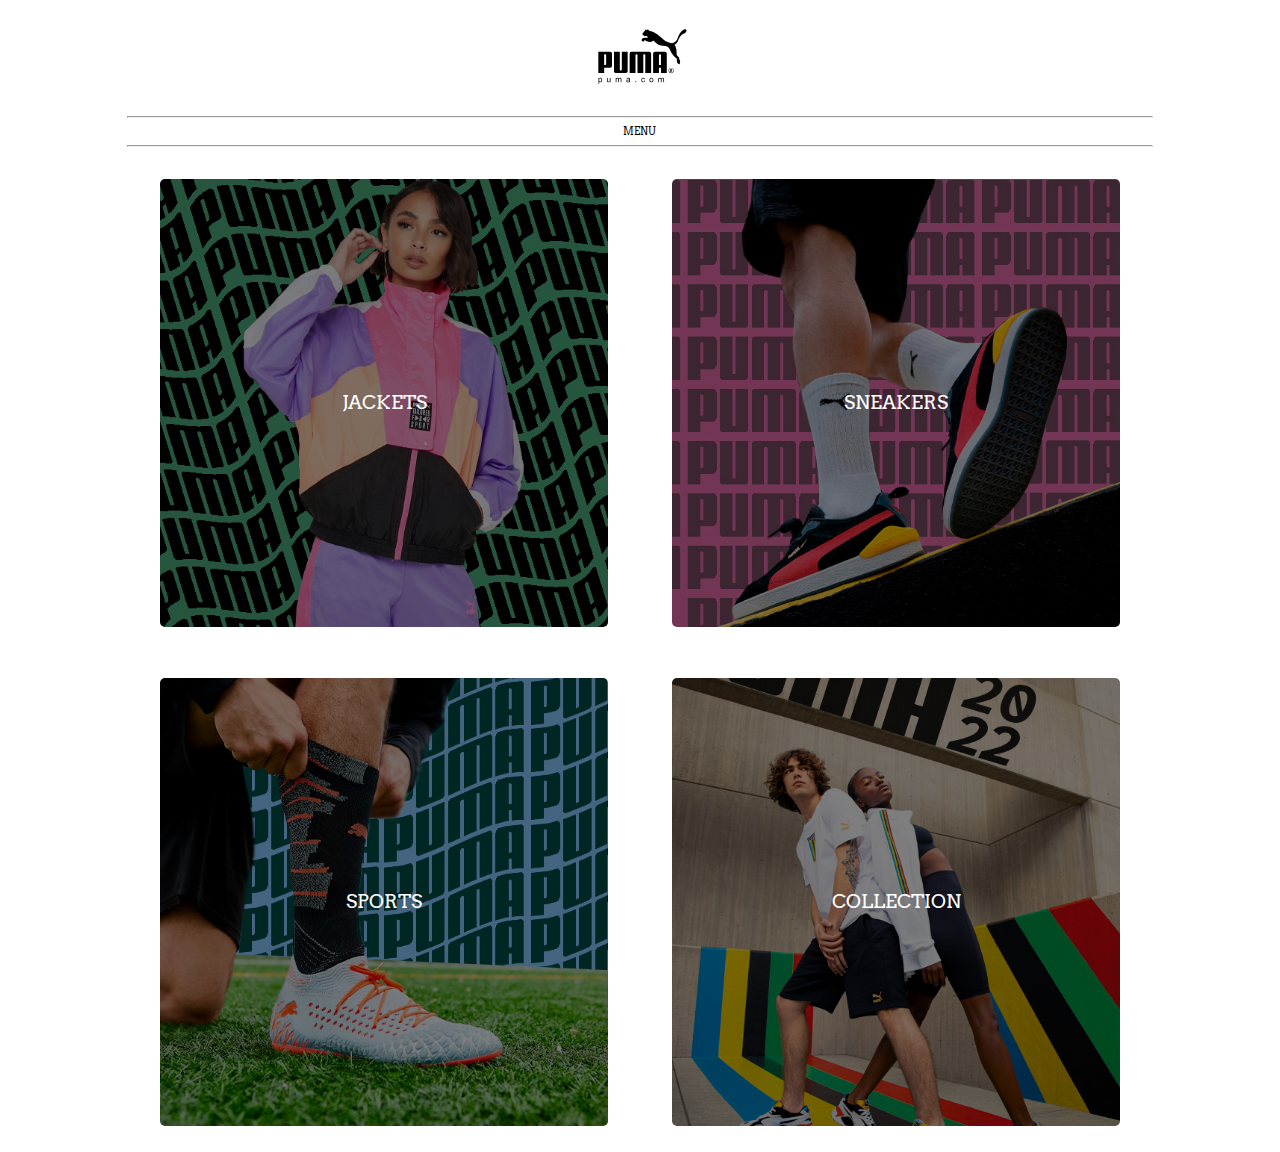
<file: index.html>
<!DOCTYPE html>
<html lang="en">
<head>
    <meta charset="UTF-8">
    <meta http-equiv="X-UA-Compatible" content="IE=edge">
    <meta name="viewport" content="width=device-width, initial-scale=1.0">

    <meta name="description" content="Official Puma Online Shop for the all the US">
    <meta name="keyword" content="buy official page puma sports sportwear streetwear">

<!-- CSS -->
    <link rel="stylesheet" href="./styles/styles.css">

<!-- FONTS-->  
    <link rel="preconnect" href="https://fonts.googleapis.com">
    <link rel="preconnect" href="https://fonts.gstatic.com" crossorigin>
    <link href="https://fonts.googleapis.com/css2?family=Arvo:wght@700&display=swap" rel="stylesheet">
    
<!-- TITLE -->
    <title>PUMA WEAR SHOP</title>
    <link rel="shortcut icon" href="./img/icon-16x16.png" type="image/x-icon">
</head>

<body>
<!-- NAV  -->
    <nav class="nav-container">
        <img class="nav-logo" src="./img/puma.svg" alt="puma-logo">
        <hr>
        <div class="nav-container__display">
            <button id="menu"  class="nav-container__display_btn">MENU</button> 
        </div>
        <hr>
    </nav>

    <aside id="menuDisplay" class="cerrado">
        <ul class="aside-ul">
            <li class="aside-ul__li">
                <a class="aside-ul__li_btn" href="./index.html">Inicio</a>
            </li>
            <li class="aside-ul__li">
                <input class="aside-ul__li_btn" type="text" placeholder="Buscar..">
            </li>
            <li class="aside-ul__li">
                <a class="aside-ul__li_btn" href="./sections/carrito/carrito.html">Carrito</a>
            </li>
            <li class="aside-ul__li">
                <a class="aside-ul__li_btn" href="./sections/questions/questions.html">Preguntas</a>
            </li>
            
        </ul>
    </aside>

<!-- MAIN LAYOUT -->
    <main class="main">
        <article class="article article1">
            <a href="./sections/jackets.html">JACKETS</a>
        </article>
        <article class="article article2">
            <a href="./sections/sneakers.html">SNEAKERS</a>
        </article>
        <article class="article article3">
            <a href="./sections/sports.html">SPORTS</a>
        </article>
        <article class="article article4">
            <a href="./sections/collection.html">COLLECTION</a>
        </article>
    </main>

<!-- JS -->
    <script src="./script/script.js"></script>
</body>
</html>
</file>
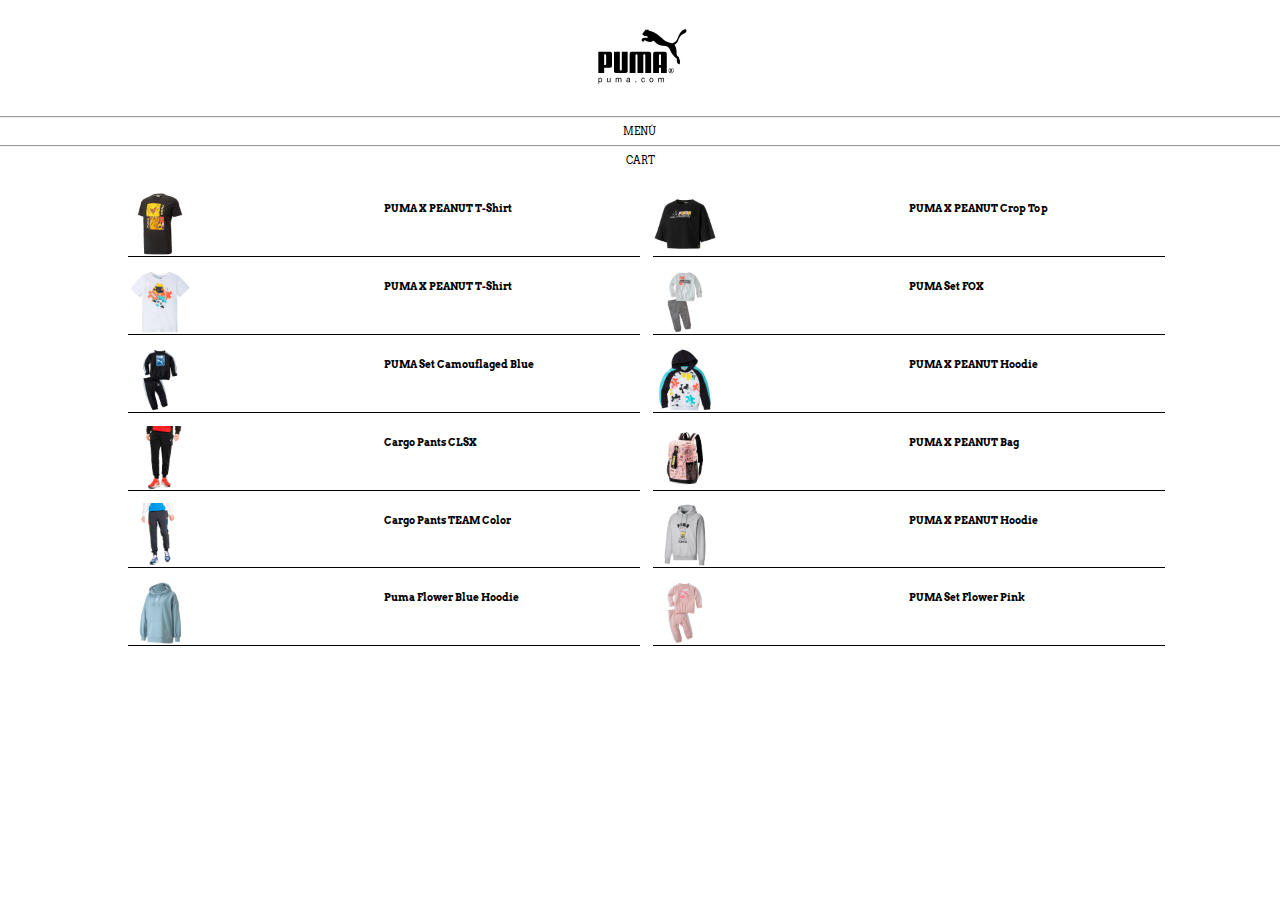
<file: sections/collection.html>
<!DOCTYPE html>
<html lang="en">
<head>
    <meta charset="UTF-8">
    <meta http-equiv="X-UA-Compatible" content="IE=edge">
    <meta name="viewport" content="width=device-width, initial-scale=1.0">

    <meta name="description" content="Check Our Limited Edition Clothing in Official US Puma Store">
    <meta name="keyword" content="buy puma streetwear limited edition special limited edition clothing">
<!-- CSS -->
    <link rel="stylesheet" href="./sections.css">

<!-- FONTS-->  
    <link rel="preconnect" href="https://fonts.googleapis.com">
    <link rel="preconnect" href="https://fonts.gstatic.com" crossorigin>
    <link href="https://fonts.googleapis.com/css2?family=Arvo:wght@700&display=swap" rel="stylesheet">
    
<!-- TITLE -->
    <title>PUMA WEAR | SPECIAL EDITION CLOTHING</title>
    <link rel="shortcut icon" href="../img/icon-16x16.png" type="image/x-icon">

</head>
<body>
<!-- NAV -->
    <nav class="nav-container">
        <img class="nav-logo" src="../img/puma.svg" alt="puma-logo">
        <hr>
        <div class="nav-container__display">
            <button id="menu" class="nav-container__display_btn">MENÚ</button> 
        </div>
        <hr>
    </nav>

    <aside id="menuDisplay" class="cerrado">
        <ul class="aside-ul">
            <li class="aside-ul__li">
                <a class="aside-ul__li_btn" href="../index.html">Home</a>
            </li>
            <li class="aside-ul__li">
                <input class="aside-ul__li_btn" type="text" placeholder="Search..">
            </li>
            <li class="aside-ul__li">
                <a class="aside-ul__li_btn" href="../sections/carrito/carrito.html">Cart</a>
            </li>
            <li class="aside-ul__li">
                <a class="aside-ul__li_btn" href="../sections/questions/questions.html">Questions</a>
            </li>
        </ul>
    </aside>

<!-- GO TO CART-->
<div class="carrito">
    <a id="cart" href="./carrito/carrito.html">CART</a>
</div>

<!-- MAIN LAYOUT -->
    <main class="main main-product-container">
        <div onclick="window.location.href = './products/product.html'" class="main-product">
            <img src="./img/img-product3.png" alt="collect-product-img">
            <h3>PUMA X PEANUT T-Shirt</h3>
        </div>
        <div onclick="window.location.href = './products/product.html'" class="main-product">
            <img src="./img/COLLECTION2.png" alt="collect-product-img">
            <h3>PUMA X PEANUT Crop Top</h3>
        </div>
        <div onclick="window.location.href = './products/product.html'" class="main-product">
            <img src="./img/COLLECTION3.png" alt="collect-product-img">
            <h3>PUMA X PEANUT T-Shirt</h3>
        </div>
        <div onclick="window.location.href = './products/product.html'" class="main-product">
            <img src="./img/COLLECTION4.png" alt="collect-product-img">
            <h3>PUMA Set FOX </h3>
        </div>
        <div onclick="window.location.href = './products/product.html'" class="main-product">
            <img src="./img/COLLECTION5.png" alt="collect-product-img">
            <h3>PUMA Set Camouflaged Blue </h3>
        </div>
        <div onclick="window.location.href = './products/product.html'" class="main-product">
            <img src="./img/COLLECTION6.png" alt="collect-product-img">
            <h3>PUMA X PEANUT Hoodie</h3>
        </div>
        <div onclick="window.location.href = './products/product.html'" class="main-product">
            <img src="./img/COLLECTION7.png" alt="collect-product-img">
            <h3>Cargo Pants CLSX</h3>
        </div>
        <div onclick="window.location.href = './products/product.html'" class="main-product">
            <img src="./img/COLLECTION8.png" alt="collect-product-img">
            <h3>PUMA X PEANUT Bag</h3>
        </div>
        <div onclick="window.location.href = './products/product.html'" class="main-product">
            <img src="./img/COLLECTION9.png" alt="collect-product-img">
            <h3>Cargo Pants TEAM Color</h3>
        </div>
        <div onclick="window.location.href = './products/product.html'" class="main-product">
            <img src="./img/COLLECTION10.png" alt="collect-product-img">
            <h3>PUMA X PEANUT Hoodie</h3>
        </div>
        <div onclick="window.location.href = './products/product.html'" class="main-product">
            <img src="./img/COLLECTION11.png" alt="collect-product-img">
            <h3>Puma Flower Blue Hoodie</h3>
        </div>
        <div onclick="window.location.href = './products/product.html'" class="main-product">
            <img src="./img/COLLECTION12.png" alt="collect-product-img">
            <h3>PUMA Set Flower Pink</h3>
        </div>
    </main>

<!-- JS -->
    <script src="../script/script.js"></script>
</body>
</html>
</file>
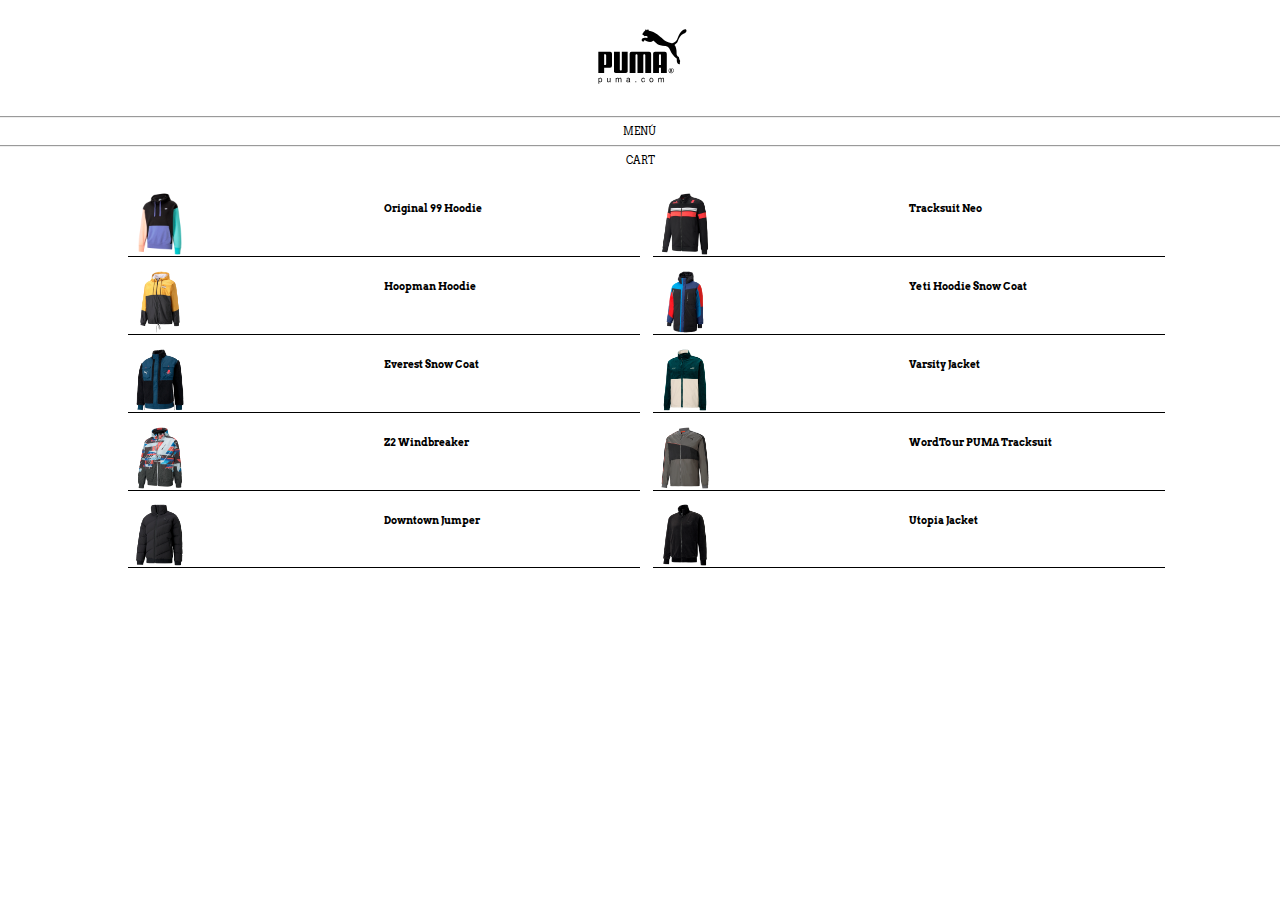
<file: sections/jackets.html>
<!DOCTYPE html>
<html lang="en">
<head>
    <meta charset="UTF-8">
    <meta http-equiv="X-UA-Compatible" content="IE=edge">
    <meta name="viewport" content="width=device-width, initial-scale=1.0">

    <meta name="description" content="Check Our Jackets in Official US Puma Store">
    <meta name="keyword" content="buy puma streetwear jackets clothing hoodies ">
<!-- CSS -->
    <link rel="stylesheet" href="./sections.css">

<!-- FONTS-->  
    <link rel="preconnect" href="https://fonts.googleapis.com">
    <link rel="preconnect" href="https://fonts.gstatic.com" crossorigin>
    <link href="https://fonts.googleapis.com/css2?family=Arvo:wght@700&display=swap" rel="stylesheet">
    
<!-- TITLE -->
    <title>PUMA WEAR | JACKETS</title>
    <link rel="shortcut icon" href="../img/icon-16x16.png" type="image/x-icon">

</head>
<body>
<!-- NAV -->
    <nav class="nav-container">
        <img class="nav-logo" src="../img/puma.svg" alt="puma-logo">
        <hr>
        <div class="nav-container__display">
            <button id="menu" class="nav-container__display_btn">MENÚ</button> 
        </div>
        <hr>
    </nav>

    <aside id="menuDisplay" class="cerrado">
        <ul class="aside-ul">
            <li class="aside-ul__li">
                <a class="aside-ul__li_btn" href="../index.html">Home</a>
            </li>
            <li class="aside-ul__li">
                <input class="aside-ul__li_btn" type="text" placeholder="Search..">
            </li>
            <li class="aside-ul__li">
                <a class="aside-ul__li_btn" href="../sections/carrito/carrito.html">Cart</a>
            </li>
            <li class="aside-ul__li">
                <a class="aside-ul__li_btn" href="../sections/questions/questions.html">Questions</a>
            </li>
        </ul>
    </aside>
<!-- GO TO CART -->
<div class="carrito">
    <a id="cart" href="./carrito/carrito.html">CART</a>
</div>

<!-- MAIN LAYOUT -->
    <main class="main main-product-container">
        <div onclick="window.location.href = './products/product.html'" class="main-product">
            <img src="./img/img-product.png" alt="jacket-product-img">
            <h3>Original 99 Hoodie</h3>
        </div>
        <div onclick="window.location.href = './products/product.html'" class="main-product">
            <img src="./img/JACKET2.png" alt="jacket-product-img">
            <h3>Tracksuit Neo</h3>
        </div>
        <div onclick="window.location.href = './products/product.html'" class="main-product">
            <img src="./img/JACKET3.png" alt="jacket-product-img">
            <h3>Hoopman Hoodie</h3>
        </div>
        <div onclick="window.location.href = './products/product.html'"  class="main-product">
            <img src="./img/JACKET4.png" alt="jacket-product-img">
            <h3>Yeti Hoodie Snow Coat</h3>
        </div>
        <div onclick="window.location.href = './products/product.html'" class="main-product">
            <img src="./img/JACKET5.png" alt="jacket-product-img">
            <h3>Everest Snow Coat</h3>
        </div>
        <div onclick="window.location.href = './products/product.html'" class="main-product">
            <img src="./img/JACKET6.png" alt="jacket-product-img">
            <h3>Varsity Jacket</h3>
        </div>
        <div onclick="window.location.href = './products/product.html'" class="main-product">
            <img src="./img/JACKET7.png" alt="jacket-product-img">
            <h3>Z2 Windbreaker</h3>
        </div>
        <div onclick="window.location.href = './products/product.html'" class="main-product">
            <img src="./img/JACKET8.png" alt="jacket-product-img">
            <h3>WordTour PUMA Tracksuit</h3>
        </div>
        <div onclick="window.location.href = './products/product.html'" class="main-product">
            <img src="./img/JACKET9.png" alt="jacket-product-img">
            <h3>Downtown Jumper</h3>
        </div>
        <div onclick="window.location.href = './products/product.html'" class="main-product">
            <img src="./img/JACKET10.png" alt="jacket-product-img">
            <h3>Utopia Jacket</h3>
        </div>
        
    </main>

<!-- JS -->
    <script src="../script/script.js"></script>
</body>
</html>
</file>
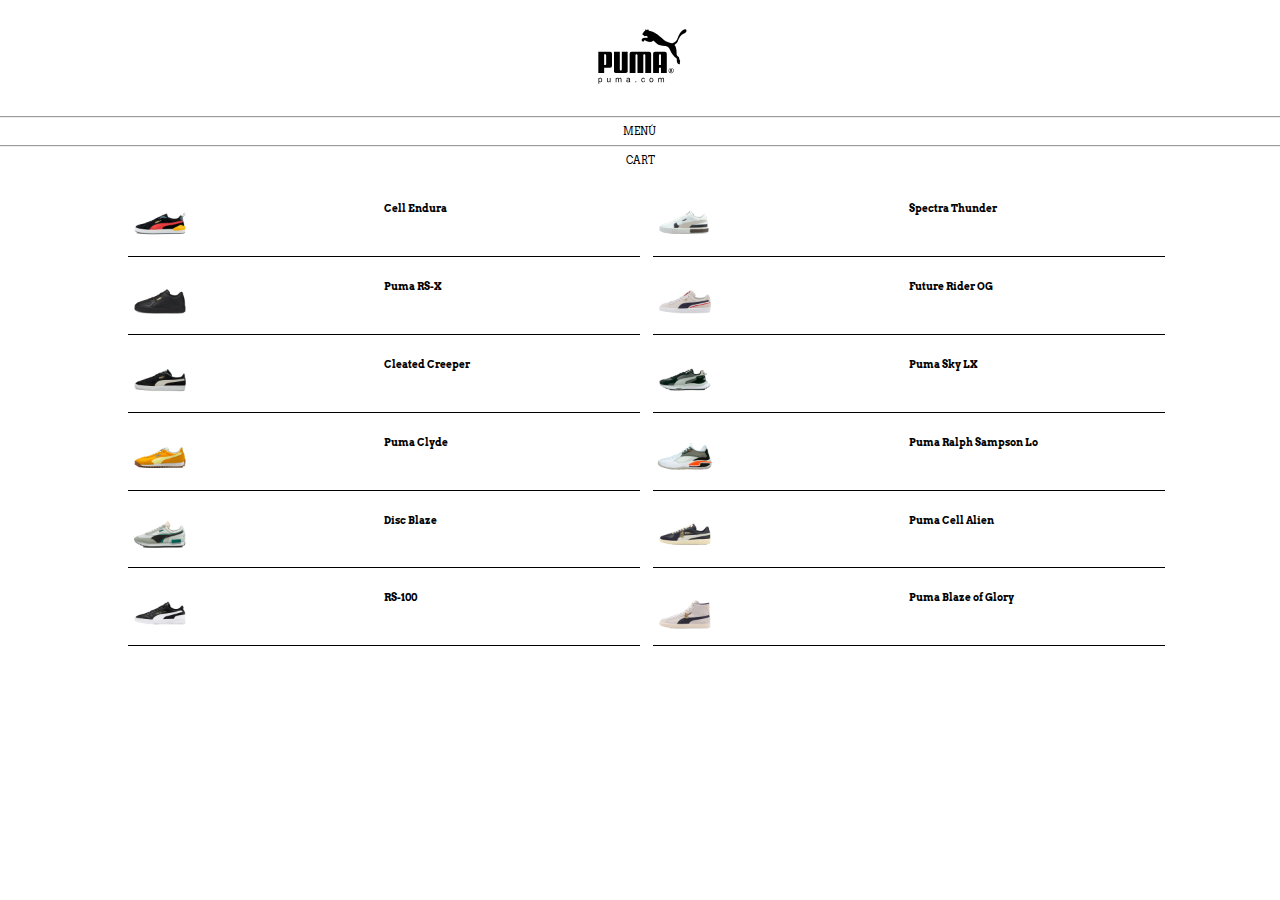
<file: sections/sneakers.html>
<!DOCTYPE html>
<html lang="en">
<head>
    <meta charset="UTF-8">
    <meta http-equiv="X-UA-Compatible" content="IE=edge">
    <meta name="viewport" content="width=device-width, initial-scale=1.0">

    <meta name="description" content="Check Our Seakers and Shoes in Official US Puma Store">
    <meta name="keyword" content="buy puma streetwear sneakers clothing shoes">
<!-- CSS -->
    <link rel="stylesheet" href="./sections.css">

<!-- FONTS-->  
    <link rel="preconnect" href="https://fonts.googleapis.com">
    <link rel="preconnect" href="https://fonts.gstatic.com" crossorigin>
    <link href="https://fonts.googleapis.com/css2?family=Arvo:wght@700&display=swap" rel="stylesheet">
    
<!-- TITLE -->
    <title>PUMA WEAR | SNEAKERS & SHOES</title>
    <link rel="shortcut icon" href="../img/icon-16x16.png" type="image/x-icon">

</head>
<body>
<!-- NAV -->
    <nav class="nav-container">
        <img class="nav-logo" src="../img/puma.svg" alt="puma-logo">
        <hr>
        <div class="nav-container__display">
            <button id="menu"  class="nav-container__display_btn">MENÚ</button> 
        </div>
        <hr>
    </nav>

    <aside id="menuDisplay" class="cerrado">
        <ul class="aside-ul">
            <li class="aside-ul__li">
                <a class="aside-ul__li_btn" href="../index.html">Home</a>
            </li>
            <li class="aside-ul__li">
                <input class="aside-ul__li_btn" type="text" placeholder="Search..">
            </li>
            <li class="aside-ul__li">
                <a class="aside-ul__li_btn" href="../sections/carrito/carrito.html">Cart</a>
            </li>
            <li class="aside-ul__li">
                <a class="aside-ul__li_btn" href="../sections/questions/questions.html">Questions</a>
            </li>
        </ul>
    </aside>

<!-- GO TO CART-->
<div class="carrito">
    <a id="cart" href="./carrito/carrito.html">CART</a>
</div>

<!-- MAIN LAYOUT -->
    <main class="main main-product-container">
        <div onclick="window.location.href = './products/product.html'" class="main-product">
            <img src="./img/img-product2.png" alt="sneaker-product-img">
            <h3>Cell Endura</h3>
        </div>
        <div onclick="window.location.href = './products/product.html'" class="main-product">
            <img src="./img/SNEAKER2.png" alt="sneaker-product-img">
            <h3>Spectra Thunder</h3>
        </div>
        <div onclick="window.location.href = './products/product.html'" class="main-product">
            <img src="./img/SNEAKER3.png" alt="sneaker-product-img">
            <h3>Puma RS-X</h3>
        </div>
        <div onclick="window.location.href = './products/product.html'" class="main-product">
            <img src="./img/SNEAKER4.png" alt="sneaker-product-img">
            <h3>Future Rider OG</h3>
        </div>
        <div onclick="window.location.href = './products/product.html'" class="main-product">
            <img src="./img/SNEAKER5.png" alt="sneaker-product-img">
            <h3>Cleated Creeper</h3>
        </div>
        <div onclick="window.location.href = './products/product.html'" class="main-product">
            <img src="./img/SNEAKER6.png" alt="sneaker-product-img">
            <h3>Puma Sky LX</h3>
        </div>
        <div onclick="window.location.href = './products/product.html'" class="main-product">
            <img src="./img/SNEAKER7.png" alt="sneaker-product-img">
            <h3>Puma Clyde</h3>
        </div>
        <div onclick="window.location.href = './products/product.html'" class="main-product">
            <img src="./img/SNEAKER8.png" alt="sneaker-product-img">
            <h3>Puma Ralph Sampson Lo</h3>
        </div>
        <div onclick="window.location.href = './products/product.html'" class="main-product">
            <img src="./img/SNEAKER9.png" alt="sneaker-product-img">
            <h3>Disc Blaze</h3>
        </div>
        <div onclick="window.location.href = './products/product.html'" class="main-product">
            <img src="./img/SNEAKER10.png" alt="sneaker-product-img">
            <h3>Puma Cell Alien </h3>
        </div>
        <div onclick="window.location.href = './products/product.html'" class="main-product">
            <img src="./img/SNEAKER11.png" alt="sneaker-product-img">
            <h3>RS-100</h3>
        </div>
        <div onclick="window.location.href = './products/product.html'" class="main-product">
            <img src="./img/SNEAKER12.png" alt="sneaker-product-img">
            <h3>Puma Blaze of Glory</h3>
        </div>
    </main>

<!-- JS -->
    <script src="../script/script.js"></script>
</body>
</html>
</file>
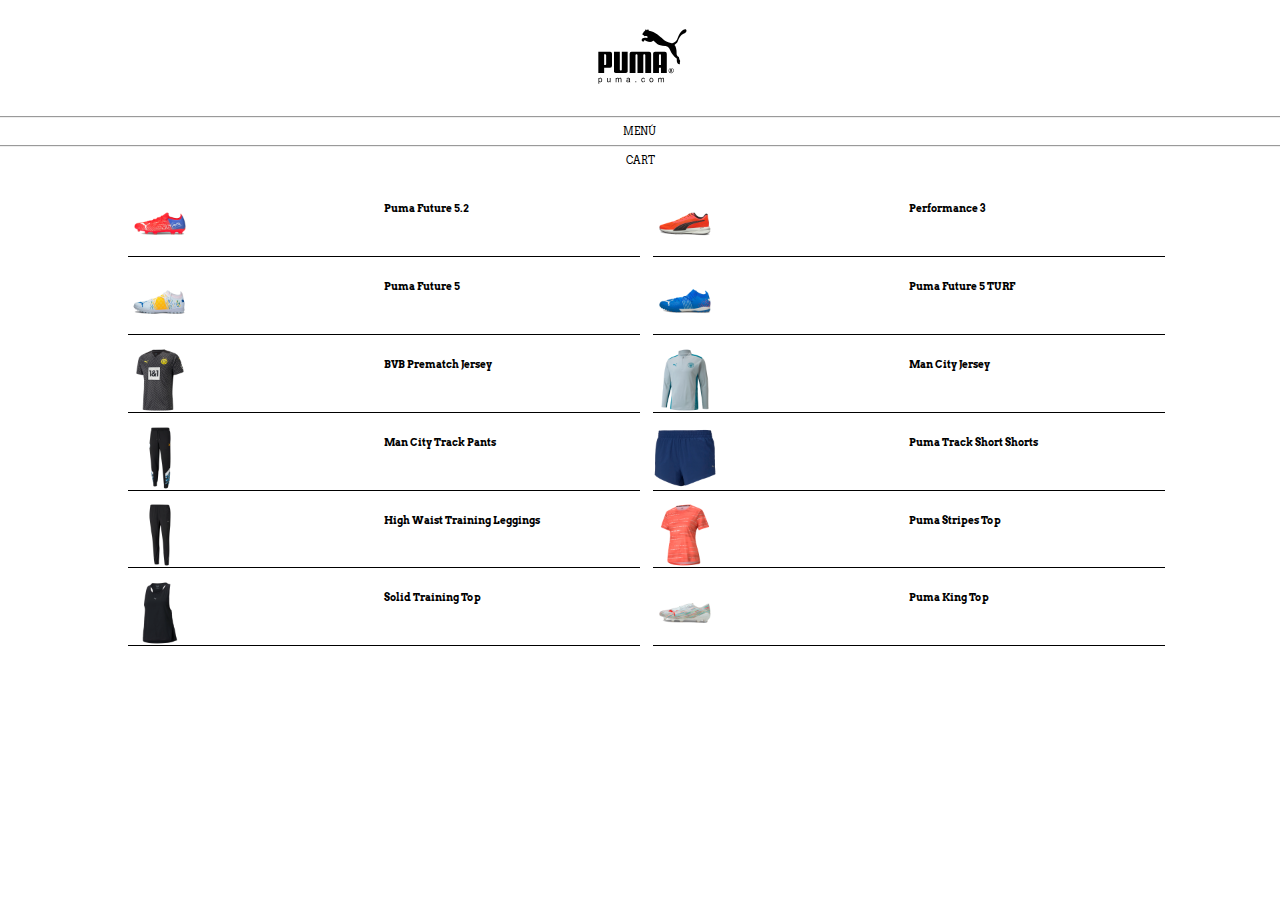
<file: sections/sports.html>
<!DOCTYPE html>
<html lang="en">
<head>
    <meta charset="UTF-8">
    <meta http-equiv="X-UA-Compatible" content="IE=edge">
    <meta name="viewport" content="width=device-width, initial-scale=1.0">

    <meta name="description" content="Check Our Sport Clothing in Official US Puma Store">
    <meta name="keyword" content="buy puma clothing shoes football boots sport wear">
<!-- CSS -->
    <link rel="stylesheet" href="./sections.css">

<!-- FONTS-->  
    <link rel="preconnect" href="https://fonts.googleapis.com">
    <link rel="preconnect" href="https://fonts.gstatic.com" crossorigin>
    <link href="https://fonts.googleapis.com/css2?family=Arvo:wght@700&display=swap" rel="stylesheet">
    
<!-- TITLE -->
    <title>PUMA WEAR | SPORTS CLOTHING</title>
    <link rel="shortcut icon" href="../img/icon-16x16.png" type="image/x-icon">

</head>
<body>
<!-- NAV -->
    <nav class="nav-container">
        <img class="nav-logo" src="../img/puma.svg" alt="puma-logo">
        <hr>
        <div class="nav-container__display">
            <button id="menu"  class="nav-container__display_btn">MENÚ</button> 
        </div>
        <hr>
    </nav>

    <aside id="menuDisplay" class="cerrado">
        <ul class="aside-ul">
            <li class="aside-ul__li">
                <a class="aside-ul__li_btn" href="../index.html">Home</a>
            </li>
            <li class="aside-ul__li">
                <input class="aside-ul__li_btn" type="text" placeholder="Search..">
            </li>
            <li class="aside-ul__li">
                <a class="aside-ul__li_btn" href="../sections/carrito/carrito.html">Cart</a>
            </li>
            <li class="aside-ul__li">
                <a class="aside-ul__li_btn" href="../sections/questions/questions.html">Questions</a>
            </li>
        </ul>
    </aside>

<!-- GO TO CART-->
<div class="carrito">
    <a id="cart" href="./carrito/carrito.html">CART</a>
</div>

<!-- MAIN LAYOUT-->
    <main class="main main-product-container">
        <div onclick="window.location.href = './products/product.html'" class="main-product">
            <img src="./img/img-product4.png" alt="sports-product-img">
            <h3>Puma Future 5.2</h3>
        </div>
        <div onclick="window.location.href = './products/product.html'" class="main-product">
            <img src="./img/SPORT2.png" alt="sports-product-img">
            <h3>Performance 3</h3>
        </div>
        <div onclick="window.location.href = './products/product.html'" class="main-product">
            <img src="./img/SPORT3.png" alt="sports-product-img">
            <h3>Puma Future 5</h3>
        </div>
        <div onclick="window.location.href = './products/product.html'" class="main-product">
            <img src="./img/SPORT4.png" alt="sports-product-img">
            <h3>Puma Future 5 TURF</h3>
        </div>
        <div onclick="window.location.href = './products/product.html'" class="main-product">
            <img src="./img/SPORT5.png" alt="sports-product-img">
            <h3>BVB Prematch Jersey</h3>
        </div>
        <div onclick="window.location.href = './products/product.html'" class="main-product">
            <img src="./img/SPORT6.png" alt="sports-product-img">
            <h3>Man City Jersey</h3>
        </div>
        <div onclick="window.location.href = './products/product.html'" class="main-product">
            <img src="./img/SPORT7.png" alt="sports-product-img">
            <h3>Man City Track Pants</h3>
        </div>
        <div onclick="window.location.href = './products/product.html'" class="main-product">
            <img src="./img/SPORT8.png" alt="sports-product-img">
            <h3>Puma Track Short Shorts</h3>
        </div>
        <div onclick="window.location.href = './products/product.html'" class="main-product">
            <img src="./img/SPORT9.png" alt="sports-product-img">
            <h3>High Waist Training Leggings</h3>
        </div>
        <div onclick="window.location.href = './products/product.html'" class="main-product">
            <img src="./img/SPORT10.png" alt="sports-product-img">
            <h3>Puma Stripes Top</h3>
        </div>
        <div onclick="window.location.href = './products/product.html'" class="main-product">
            <img src="./img/SPORT11.png" alt="sports-product-img">
            <h3>Solid Training Top</h3>
        </div>
        <div onclick="window.location.href = './products/product.html'" class="main-product">
            <img src="./img/SPORT12.png" alt="sports-product-img">
            <h3>Puma King Top</h3>
        </div>
    </main>

<!-- JS -->
    <script src="../script/script.js"></script>
</body>
</html>
</file>
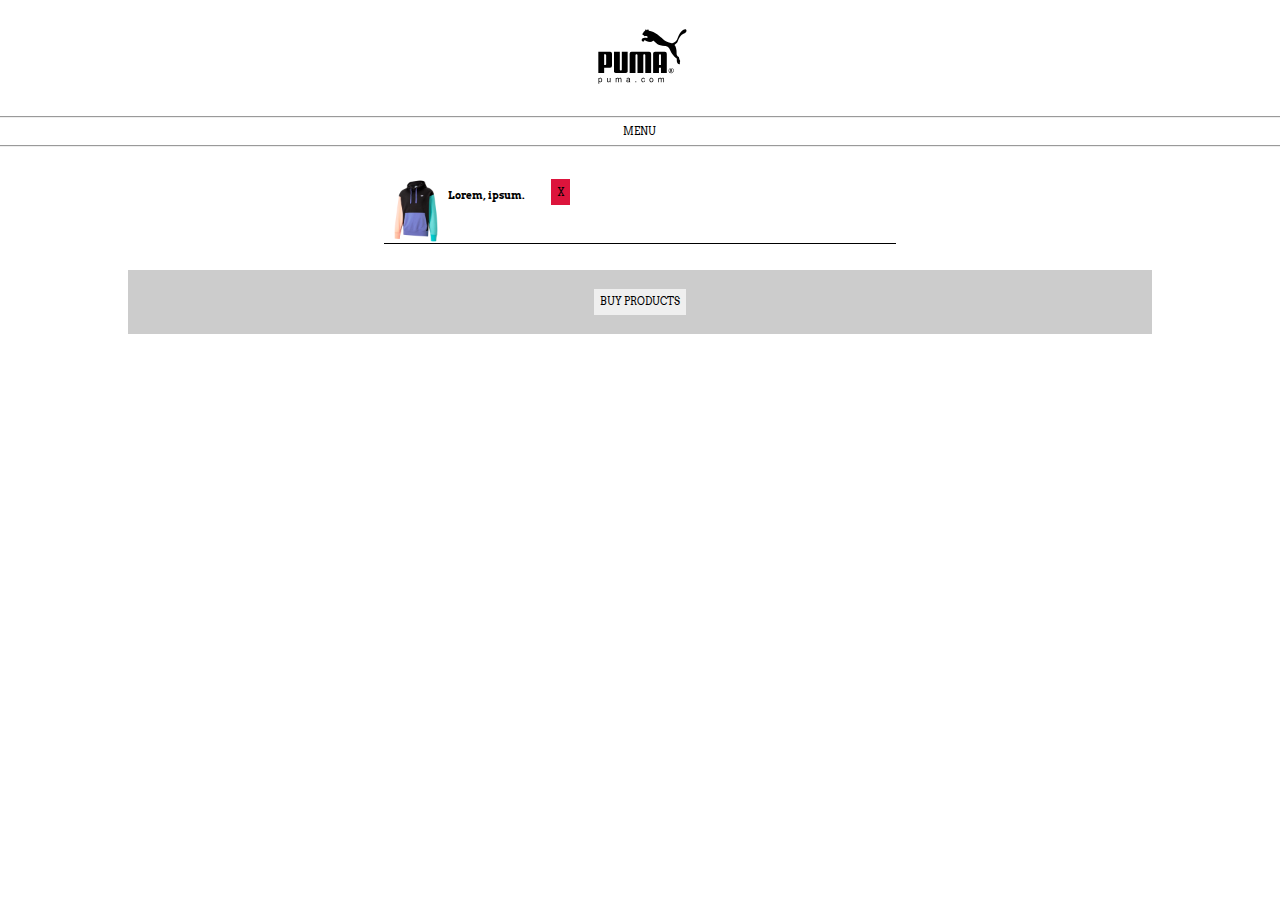
<file: sections/carrito/carrito.html>
<!DOCTYPE html>
<html lang="en">
<head>
    <meta charset="UTF-8">
    <meta http-equiv="X-UA-Compatible" content="IE=edge">
    <meta name="viewport" content="width=device-width, initial-scale=1.0">
    <title>PUMA</title>

    <meta name="description" content="Purchase Your Product in Official US Puma Online Shop">
    <meta name="keyword" content="buy puma purchase products">
<!-- CSS -->
    <link rel="stylesheet" href="../sections.css">

<!-- FONTS-->  
    <link rel="preconnect" href="https://fonts.googleapis.com">
    <link rel="preconnect" href="https://fonts.gstatic.com" crossorigin>
    <link href="https://fonts.googleapis.com/css2?family=Arvo:wght@700&display=swap" rel="stylesheet">
    
<!-- TITLE -->
    <title>PUMA WEAR | PURCHASE PRODUCTS</title> 
    <link rel="shortcut icon" href="../../img/icon-16x16.png" type="image/x-icon">

</head>
<body>
<!-- NAV-->
    <nav class="nav-container">
        <img class="nav-logo" src="../../img/puma.svg" alt="puma-logo">
        <hr>
        <div class="nav-container__display">
            <button id="menu"  class="nav-container__display_btn">MENU</button> 
        </div>
        <hr>
    </nav>

    <aside id="menuDisplay" class="cerrado">
        <ul class="aside-ul">
            <li class="aside-ul__li">
                <a class="aside-ul__li_btn" href="../../index.html">Home</a>
            </li>
            <li class="aside-ul__li">
                <input class="aside-ul__li_btn" type="text" placeholder="Search..">
            </li>
            <li class="aside-ul__li">
                <a class="aside-ul__li_btn" href="../carrito/carrito.html">Cart</a>
            </li>
            <li class="aside-ul__li">
                <a class="aside-ul__li_btn" href="../questions/questions.html">Questions</a>
            </li>
        </ul>
    </aside>

<!-- MAIN LAYOUT-->
    <main class="main  main-carrito">
        <div class="main-product">
            <img src="../img/img-product.png" alt="cart-img">
            <h3>Lorem, ipsum.</h3>
            <button>X</button>
        </div>
    </main>

<!-- BUY BTN-->
    <div class="buy">
        <button class="buy-btn">BUY PRODUCTS</button>
    </div>


<!-- JS-->
    <script src="../../script/script.js"></script>
</body>
</html>
</file>
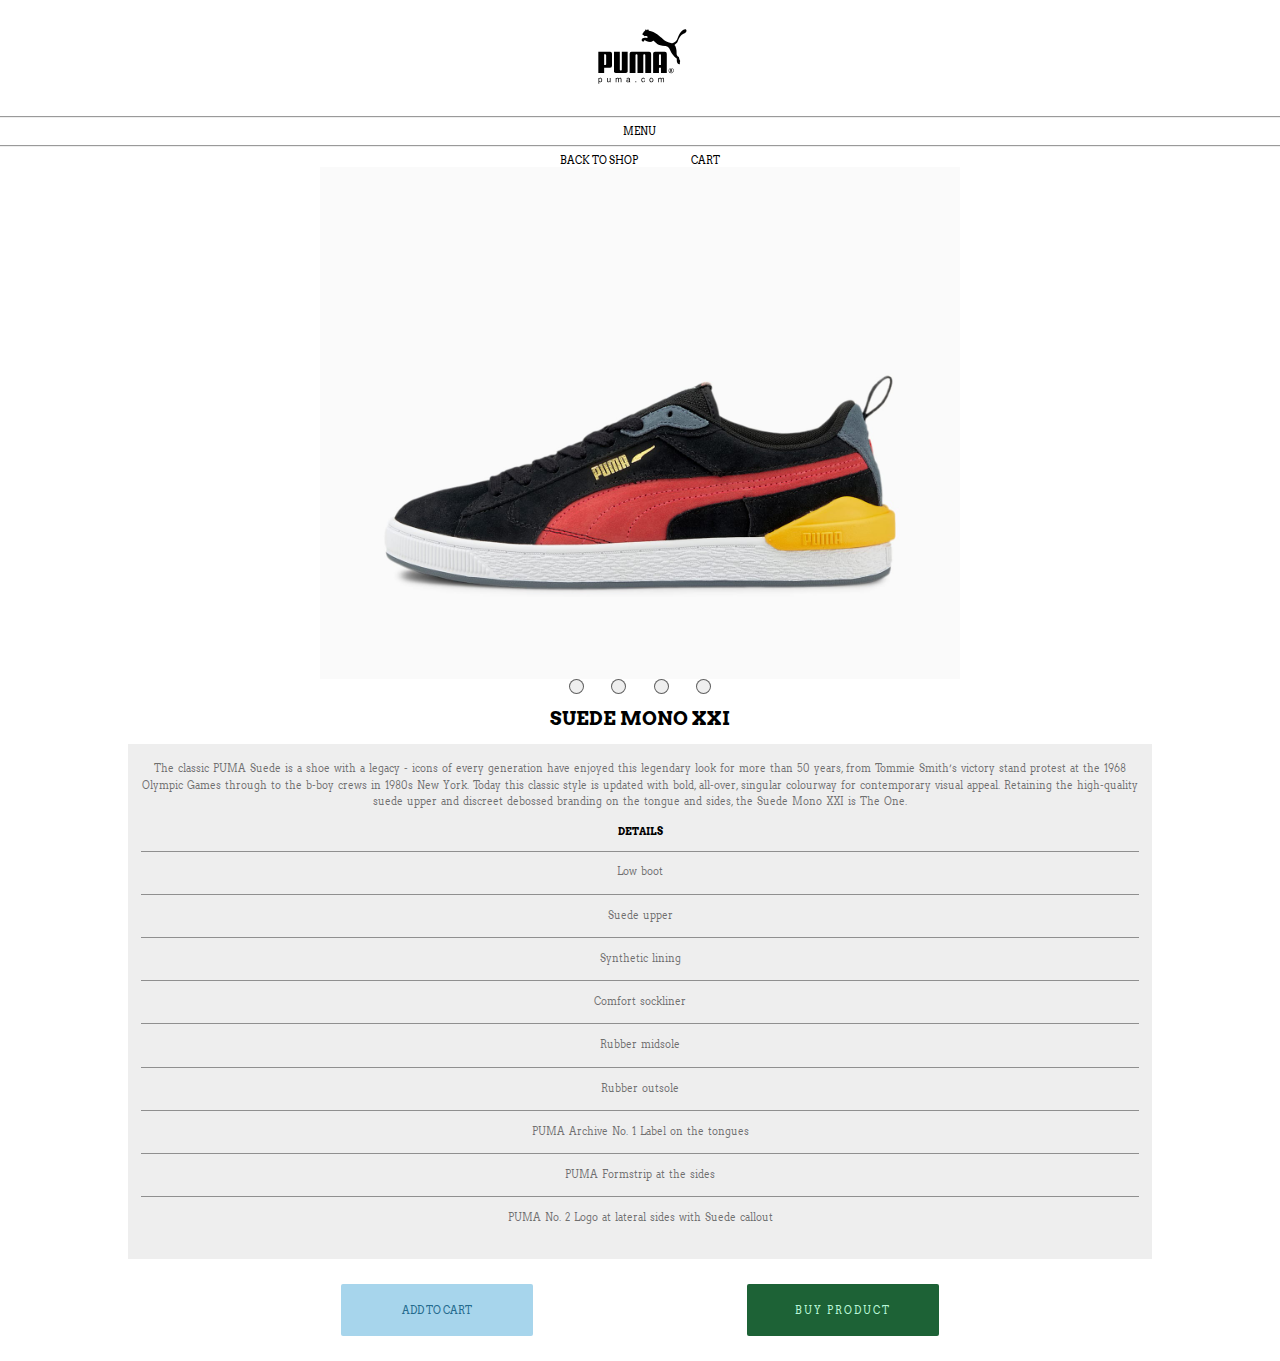
<file: sections/products/product.html>
<!DOCTYPE html>
<html lang="en">
<head>
    <meta charset="UTF-8">
    <meta http-equiv="X-UA-Compatible" content="IE=edge">
    <meta name="viewport" content="width=device-width, initial-scale=1.0">

    <meta name="description" content="Buy Your Product in Official Puma Store US">
    <meta name="keyword" content="buy puma streetwear sneakers clothing shoes">
    
<!-- CSS -->
<link rel="stylesheet" href="../sections.css">


<!-- FONTS-->  
    <link rel="preconnect" href="https://fonts.googleapis.com">
    <link rel="preconnect" href="https://fonts.gstatic.com" crossorigin>
    <link href="https://fonts.googleapis.com/css2?family=Arvo:wght@700&display=swap" rel="stylesheet">
    
<!-- TITLE -->
    <title>Suede Bloc Sneakers | PUMA WEAR SHOP</title>     
    <link rel="shortcut icon" href="../../img/icon-16x16.png" type="image/x-icon">

</head>
<body>
<!-- NAV -->
    <nav class="nav-container">
        <img class="nav-logo" src="../../img/puma.svg" alt="puma-logo">
        <hr>
        <div class="nav-container__display">
            <button id="menu"  class="nav-container__display_btn">MENU</button> 
        </div>
        <hr>
    </nav>

    <aside id="menuDisplay" class="cerrado">
        <ul class="aside-ul">
            <li class="aside-ul__li">
                <a class="aside-ul__li_btn" href="../../index.html">Home</a>
            </li>
            <li class="aside-ul__li">
                <input class="aside-ul__li_btn" type="text" placeholder="Search..">
            </li>
            <li class="aside-ul__li">
                <a class="aside-ul__li_btn" href="../carrito/carrito.html">Cart</a>
            </li>
            <li class="aside-ul__li">
                <a class="aside-ul__li_btn" href="../questions/questions.html">Questions</a>
            </li>
        </ul>
    </aside>

<!-- GO TO CART-->
<div class="carrito">
    <a href="../sneakers.html">BACK TO SHOP</a>
    <a id="cart" href="../carrito/carrito.html">CART</a>
</div>

<!-- MAIN LAYOUT -->
    <main class="main-product main-imageProduct">
        <div class="main-product__slider">
            <img id="imgProduct1" src="./sneaker1.jpg" alt="img-product">
            <img id="imgProduct2" src="./sneaker2.jpg" alt="img-product">
            <img id="imgProduct3" src="./sneaker3.jpg" alt="img-product">
            <img id="imgProduct4" src="./sneaker4.jpg" alt="img-product">
        </div>
        <div class="main-product__btn">
            <button id="btnImg1"></button>
            <button id="btnImg2"></button>
            <button id="btnImg3"></button>
            <button id="btnImg4"></button>
        </div>

        <div class="main-product__info">
            <h1>Suede Mono XXI</h1>

            <article>
                <p>The classic PUMA Suede is a shoe with a legacy - icons of every generation have enjoyed this legendary look for more than 50 years, from Tommie Smith’s victory stand protest at the 1968 Olympic Games through to the b-boy crews in 1980s New York. Today this classic style is updated with bold, all-over, singular colourway for contemporary visual appeal. Retaining the high-quality suede upper and discreet debossed branding on the tongue and sides, the Suede Mono XXI is The One.</p>
                <ul>
                    <h3>DETAILS</h3>
                    <li>
                        Low boot
                    </li>
                    <li>
                        Suede upper
                    </li>
                    <li>
                        Synthetic lining
                    </li>

                    <li>
                        Comfort sockliner
                    </li>
                    
                    <li>
                        Rubber midsole
                    </li>

                    <li>
                        Rubber outsole
                    </li>

                    <li>
                        PUMA Archive No. 1 Label on the tongues
                    </li>

                    <li>
                        PUMA Formstrip at the sides
                    </li>
                    <li>
                        PUMA No. 2 Logo at lateral sides with Suede callout
                    </li>
                </ul>
            </article>
        </div>
    </main>
    
    <div class="buy-btn">
        <button id="addCart" class="buy-btn__cart">ADD TO CART</button>
        <button id="buyBtn" class="buy-btn__purchase">BUY PRODUCT</button>
    </div>
<!-- JS-->
    <script src="../../script/script.js"></script>
</body>
</html>
</file>
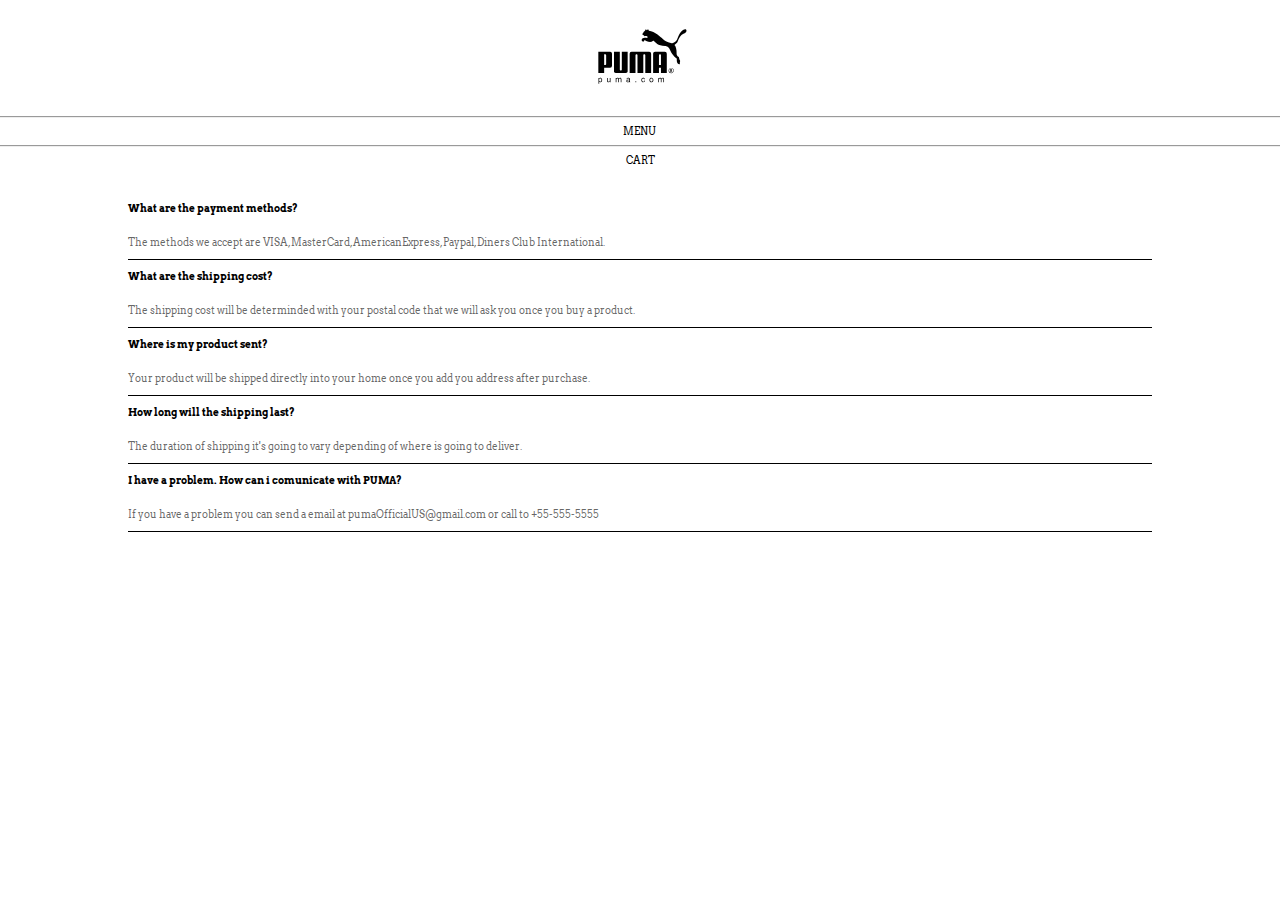
<file: sections/questions/questions.html>
<!DOCTYPE html>
<html lang="en">
<head>
    <meta charset="UTF-8">
    <meta http-equiv="X-UA-Compatible" content="IE=edge">
    <meta name="viewport" content="width=device-width, initial-scale=1.0">

    <meta name="description" content="Frequently Asked Questions About Official Puma US Store">
    <meta name="keyword" content="puma clothing qa question about information">
<!-- CSS -->
    <link rel="stylesheet" href="../sections.css">

<!-- FONTS-->  
    <link rel="preconnect" href="https://fonts.googleapis.com">
    <link rel="preconnect" href="https://fonts.gstatic.com" crossorigin>
    <link href="https://fonts.googleapis.com/css2?family=Arvo:wght@700&display=swap" rel="stylesheet">
    
<!-- TITLE -->
    <title>PUMA WEAR | Q.A.</title> 
    <link rel="shortcut icon" href="../../img/icon-16x16.png" type="image/x-icon">

</head>
<body>
<!-- NAV -->
    <nav class="nav-container">
        <img class="nav-logo" src="../../img/puma.svg" alt="puma-logo">
        <hr>
        <div class="nav-container__display">
            <button id="menu" class="nav-container__display_btn">MENU</button> 
        </div>
        <hr>
    </nav>

    <aside id="menuDisplay" class="cerrado">
        <ul class="aside-ul">
            <li class="aside-ul__li">
                <a class="aside-ul__li_btn" href="../../index.html">Home</a>
            </li>
            <li class="aside-ul__li">
                <input class="aside-ul__li_btn" type="text" placeholder="Search..">
            </li>
            <li class="aside-ul__li">
                <a class="aside-ul__li_btn" href="../carrito/carrito.html">Cart</a>
            </li>
            <li class="aside-ul__li">
                <a class="aside-ul__li_btn" href="../questions/questions.html">Questions</a>
            </li>
        </ul>
    </aside>

<!-- GO TO CART-->
    <div class="carrito">
        <a id="cart" href="./carrito/carrito.html">CART</a>
    </div>

<!-- MAIN LAYOUT-->
    <main class="main">
        <div class="main-product main-question">
            <h3>What are the payment methods?</h3>
            <p>The methods we accept are VISA, MasterCard, AmericanExpress, Paypal, Diners Club International.</p>
        </div>
        <div class="main-product main-question">
            <h3>What are the shipping cost?</h3>
            <p>The shipping cost will be determinded with your postal code that we will ask you once you buy a product.</p>
        </div>
        <div class="main-product main-question">
            <h3>Where is my product sent?</h3>
            <p>Your product will be shipped directly into your home once you add you address after purchase.</p>
        </div>
        <div class="main-product main-question">
            <h3>How long will the shipping last?</h3>
            <p>The duration of shipping it's going to vary depending of where is going to deliver.</p>
        </div>
        <div class="main-product main-question">
            <h3>I have a problem. How can i comunicate with PUMA?</h3>
            <p>If you have a problem you can send a email at pumaOfficialUS@gmail.com or call to +55-555-5555</p>
        </div>
        
    </main>

<!-- JS -->
    <script src="../../script/script.js"></script>
</body>
</html>
</file>
<file: styles/styles.css>
* {
  font-family: "Arvo", serif;
  font-size: 0.8rem;
}

body {
  margin: 0 auto;
  box-sizing: border-box;
}
body .nav-container {
  height: 12rem;
  display: flex;
  flex-direction: column;
  align-items: center;
  justify-content: space-evenly;
  position: -webkit-sticky;
  position: sticky;
  top: 0;
  background-color: #ffff;
}
body .nav-container .nav-logo {
  width: 8rem;
}
body .nav-container hr {
  width: 100%;
  margin: 0;
}
body .nav-container .nav-container__display {
  width: 13rem;
  display: flex;
  flex-direction: row;
  justify-content: space-around;
  align-items: baseline;
}
body .nav-container .nav-container__display button {
  background: none;
  color: inherit;
  border: none;
  padding: 0;
  font: inherit;
  cursor: pointer;
  outline: inherit;
}
body .nav-container .nav-container__display_btn {
  text-decoration: none;
  color: black;
  text-decoration: none;
}
body .nav-container .nav-container__display_btn:hover, body .nav-container .nav-container__display_btn:active {
  color: gray;
}
body .cerrado {
  display: none;
}
body .aside {
  background-color: #cccccc;
  display: flex;
  justify-content: center;
  align-items: center;
  height: 60vh;
  position: fixed;
  top: auto;
  left: 0;
  right: 0;
}
body .aside .aside-ul {
  display: flex;
  flex-direction: column;
  justify-content: center;
  align-items: center;
  padding: 0;
}
body .aside .aside-ul .aside-ul__li {
  list-style: none;
  width: 60vw;
  text-align: center;
  padding: 2rem;
  border-bottom: 1px solid black;
}
body .aside .aside-ul .aside-ul__li:last-child {
  border-bottom: none;
}
body .aside .aside-ul .aside-ul__li .aside-ul__li_btn {
  text-decoration: none;
  color: #000;
}
body .aside .aside-ul .aside-ul__li .aside-ul__li_btn:hover, body .aside .aside-ul .aside-ul__li .aside-ul__li_btn:active {
  color: #404040;
  transition: all 0.5s;
}
body .aside .aside-ul .aside-ul__li input {
  padding: 0.4rem;
  width: 15rem;
}
body .main {
  height: auto;
}
body .main .article {
  width: 100vw;
  height: 20rem;
  text-align: center;
  display: flex;
  align-items: center;
}
body .main .article a {
  width: -webkit-fit-content;
  width: -moz-fit-content;
  width: fit-content;
  margin: 0 auto;
  color: #ffff;
  font-size: 1.5rem;
  text-decoration: none;
  padding: 8rem;
}
body .main .article1,
body .main .article2,
body .main .article3,
body .main .article4 {
  background-position: center;
  background-size: cover;
  margin-bottom: 1rem;
  cursor: pointer;
}
body .main .article1:hover, body .main .article1:active,
body .main .article2:hover,
body .main .article2:active,
body .main .article3:hover,
body .main .article3:active,
body .main .article4:hover,
body .main .article4:active {
  background-size: 110%;
}
body .main .article1 {
  background-image: linear-gradient(rgba(0, 0, 0, 0.5), rgba(0, 0, 0, 0.5)), url(../img/JACKETS.jpg);
}
body .main .article2 {
  background-image: linear-gradient(rgba(0, 0, 0, 0.5), rgba(0, 0, 0, 0.5)), url(../img/SNEAKERS.jpg);
}
body .main .article3 {
  background-image: linear-gradient(rgba(0, 0, 0, 0.5), rgba(0, 0, 0, 0.5)), url(../img/SPORTS.jpg);
}
body .main .article4 {
  background-image: linear-gradient(rgba(0, 0, 0, 0.5), rgba(0, 0, 0, 0.5)), url(../img/COLECC.jpg);
}

@media (min-width: 800px) {
  body {
    margin: 0 auto;
    box-sizing: border-box;
    width: 80vw;
  }
  body .aside {
    background-color: #cccccc;
    display: flex;
    justify-content: center;
    align-items: center;
    position: fixed;
    top: auto;
    left: 15%;
    right: 15%;
  }
  body .aside .aside-ul {
    display: flex;
    flex-direction: column;
    justify-content: center;
    align-items: center;
    padding: 0;
  }
  body .aside .aside-ul .aside-ul__li {
    list-style: none;
    width: 60vw;
    text-align: center;
    padding: 2rem;
    border-bottom: 1px solid black;
  }
  body .aside .aside-ul .aside-ul__li:last-child {
    border-bottom: none;
  }
  body .aside .aside-ul .aside-ul__li .aside-ul__li_btn {
    text-decoration: none;
    color: #000;
  }
  body .aside .aside-ul .aside-ul__li .aside-ul__li_btn:hover, body .aside .aside-ul .aside-ul__li .aside-ul__li_btn:active {
    color: #404040;
  }
  body .aside .aside-ul .aside-ul__li input {
    padding: 0.4rem;
    width: 15rem;
  }
  body .main {
    width: 80vw;
    margin: 0 auto;
  }
  body .main .article {
    width: 60vw;
    margin: 0 auto;
    margin-bottom: 2rem;
    border-radius: 5px;
  }
}
@media (min-width: 1000px) {
  body {
    margin: 0 auto;
    box-sizing: border-box;
    width: 80vw;
  }
  body .main {
    width: 80vw;
    margin: 0 auto;
    display: grid;
    grid-template-columns: repeat(2, 1fr);
    grid-template-rows: repeat(2, 1fr);
  }
  body .main .article {
    width: 35vw;
    height: 35vw;
    margin: 2rem auto;
  }
}/*# sourceMappingURL=styles.css.map */
</file>
<file: sections/sections.css>
* {
  font-family: "Arvo", serif;
  font-size: 0.8rem;
}

body {
  margin: 0 auto;
  box-sizing: border-box;
  overflow-x: hidden;
}
body .nav-container {
  height: 12rem;
  display: flex;
  flex-direction: column;
  align-items: center;
  justify-content: space-evenly;
  position: -webkit-sticky;
  position: sticky;
  top: 0;
  background-color: #ffff;
  z-index: 100;
}
body .nav-container .nav-logo {
  width: 8rem;
}
body .nav-container hr {
  width: 100vw;
  margin: 0;
}
body .nav-container .nav-container__display {
  width: 13rem;
  display: flex;
  flex-direction: row;
  justify-content: space-around;
  align-items: baseline;
}
body .nav-container .nav-container__display button {
  background: none;
  color: inherit;
  border: none;
  padding: 0;
  font: inherit;
  cursor: pointer;
  outline: inherit;
}
body .nav-container .nav-container__display_btn {
  text-decoration: none;
  color: black;
  text-decoration: none;
}
body .nav-container .nav-container__display_btn:hover, body .nav-container .nav-container__display_btn:active {
  color: gray;
}
body .cerrado {
  display: none;
}
body .aside {
  background-color: #cccccc;
  display: flex;
  justify-content: center;
  align-items: center;
  height: 60vh;
  position: fixed;
  top: auto;
  left: 0;
  right: 0;
  z-index: 10000;
}
body .aside .aside-ul {
  display: flex;
  flex-direction: column;
  justify-content: center;
  align-items: center;
  padding: 0;
}
body .aside .aside-ul .aside-ul__li {
  list-style: none;
  width: 60vw;
  text-align: center;
  padding: 2rem;
  border-bottom: 1px solid black;
}
body .aside .aside-ul .aside-ul__li:last-child {
  border-bottom: none;
}
body .aside .aside-ul .aside-ul__li .aside-ul__li_btn {
  text-decoration: none;
  color: #000;
}
body .aside .aside-ul .aside-ul__li .aside-ul__li_btn:hover, body .aside .aside-ul .aside-ul__li .aside-ul__li_btn:active {
  color: #404040;
  transition: all 0.5s;
}
body .aside .aside-ul .aside-ul__li input {
  padding: 0.4rem;
  width: 15rem;
}
body .carrito {
  width: 80vw;
  margin: 0 auto;
  text-align: center;
}
body .carrito a {
  margin: 0 1rem;
  padding: 1rem;
  text-decoration: none;
  color: #000;
}
body .main {
  margin: 2rem auto;
}
body .main .main-product {
  display: flex;
  height: 5rem;
  width: 60vw;
  margin: 0 auto;
  border-bottom: 1px solid black;
  cursor: pointer;
}
body .main .main-product:hover {
  background-color: #0003;
}
body .main .main-product img {
  width: 5rem;
}
body .main .main-product h3 {
  height: -webkit-fit-content;
  height: -moz-fit-content;
  height: fit-content;
}
body .main-imageProduct .main-product__slider {
  height: 80vw;
  overflow: hidden;
  position: relative;
}
body .main-imageProduct .main-product__slider img {
  width: 100vw;
  position: absolute;
  top: 0;
  left: 0;
}
body .main-imageProduct .main-product__slider #imgProduct1 {
  z-index: 4;
}
body .main-imageProduct .main-product__slider #imgProduct2 {
  z-index: 3;
}
body .main-imageProduct .main-product__slider #imgProduct3 {
  z-index: 3;
}
body .main-imageProduct .main-product__slider #imgProduct4 {
  z-index: 3;
}
body .main-imageProduct .main-product__btn {
  text-align: center;
}
body .main-imageProduct .main-product__btn button {
  height: 15px;
  width: 15px;
  border-radius: 50%;
  margin: 0 1rem;
  border: 1px solid #0009;
  cursor: pointer;
}
body .main-imageProduct .main-product__btn button:hover, body .main-imageProduct .main-product__btn button:active {
  background-color: #0006;
}
body .main-imageProduct .main-product__info {
  text-align: center;
}
body .main-imageProduct .main-product__info h1 {
  font-size: 1.5rem;
  text-transform: uppercase;
}
body .main-imageProduct .main-product__info article {
  background-color: #0001;
  padding: 0.5rem 1rem;
  margin: 1rem 0;
  font-weight: 100;
  color: #1d1d1d;
  line-height: 1.3rem;
  word-spacing: 2px;
  color: #0008;
}
body .main-imageProduct .main-product__info article ul {
  margin: 1rem 0;
  padding: 0;
}
body .main-imageProduct .main-product__info article ul h3 {
  color: #000;
}
body .main-imageProduct .main-product__info article ul li {
  border-top: 1px solid #0006;
  list-style: none;
  padding: 1rem 0;
}
body .buy-btn {
  margin: 1rem auto;
  text-align: center;
  display: flex;
  justify-content: space-evenly;
  align-items: center;
}
body .buy-btn button {
  height: 4rem;
  width: 8rem;
  border-radius: 2px;
  border: none;
}
body .buy-btn .buy-btn__cart {
  background-color: #a7d5ec;
  color: #256b8e;
}
body .buy-btn .buy-btn__purchase {
  background-color: #1d6236;
  color: #b8f7d7;
  letter-spacing: 2px;
  line-height: 15px;
}
body .main-carrito button {
  background-color: crimson;
  border: none;
  height: -webkit-fit-content;
  height: -moz-fit-content;
  height: fit-content;
  padding: 0.5rem;
  margin-left: 2vw;
  cursor: pointer;
}
body .buy {
  text-align: center;
  background-color: #0003;
  height: 5rem;
  display: flex;
  align-items: center;
  justify-content: center;
}
body .buy .buy-btn {
  padding: 0.5rem;
  height: -webkit-fit-content;
  height: -moz-fit-content;
  height: fit-content;
  text-align: center;
  border: none;
}
body .buy .buy-btn:hover, body .buy .buy-btn:active {
  transition: all 0.5s;
  cursor: pointer;
  background-color: #76c59e;
}
body .main {
  width: 90vw;
}
body .main .main-question {
  display: flex;
  flex-direction: column;
  width: 90vw;
  height: auto;
  cursor: auto;
}
body .main .main-question p {
  color: #0009;
}

@media (min-width: 800px) {
  body {
    margin: 0 auto;
    box-sizing: border-box;
    width: 80vw;
    overflow-x: hidden;
  }
  body .aside {
    background-color: #cccccc;
    display: flex;
    justify-content: center;
    align-items: center;
    position: fixed;
    top: auto;
    left: 15%;
    right: 15%;
  }
  body .aside .aside-ul {
    display: flex;
    flex-direction: column;
    justify-content: center;
    align-items: center;
    padding: 0;
  }
  body .aside .aside-ul .aside-ul__li {
    list-style: none;
    width: 60vw;
    text-align: center;
    padding: 2rem;
    border-bottom: 1px solid black;
  }
  body .aside .aside-ul .aside-ul__li:last-child {
    border-bottom: none;
  }
  body .aside .aside-ul .aside-ul__li .aside-ul__li_btn {
    text-decoration: none;
    color: #000;
  }
  body .aside .aside-ul .aside-ul__li .aside-ul__li_btn:hover, body .aside .aside-ul .aside-ul__li .aside-ul__li_btn:active {
    color: #404040;
  }
  body .aside .aside-ul .aside-ul__li input {
    padding: 0.4rem;
    width: 15rem;
  }
  body .main {
    margin: 2rem auto;
  }
  body .main-imageProduct .main-product__slider {
    height: 50vw;
    width: 60vw;
    margin: 0 auto;
  }
  body .main-imageProduct .main-product__slider img {
    width: 60vw;
    height: 50vw;
  }
  body .buy-btn {
    margin: 2rem auto;
    text-align: center;
    display: flex;
    justify-content: space-evenly;
    align-items: center;
  }
  body .buy-btn button {
    height: 4rem;
    width: 15rem;
    border-radius: 2px;
    border: none;
    cursor: pointer;
  }
  body .buy-btn .buy-btn__cart {
    background-color: #a7d5ec;
    color: #256b8e;
  }
  body .buy-btn .buy-btn__cart:hover, body .buy-btn .buy-btn__cart:active {
    color: #a7d5ec;
    background-color: #256b8e;
  }
  body .buy-btn .buy-btn__purchase {
    background-color: #1d6236;
    color: #b8f7d7;
    letter-spacing: 2px;
    line-height: 15px;
  }
  body .buy-btn .buy-btn__purchase:hover, body .buy-btn .buy-btn__purchase:active {
    color: #0f4422;
    background-color: #76c59e;
  }
  body .main {
    width: 80vw;
  }
  body .main .main-question {
    display: flex;
    flex-direction: column;
    width: 80vw;
    height: auto;
    cursor: auto;
  }
  body .main .main-question p {
    color: #0009;
  }
}
@media (min-width: 1000px) {
  body {
    margin: 0 auto;
    box-sizing: border-box;
    width: 80vw;
    overflow-x: hidden;
  }
  body .main {
    margin: 2rem auto;
  }
  body .main .main-product {
    height: 5rem;
    width: 40vw;
    margin: 0 auto;
    border-bottom: 1px solid black;
    cursor: pointer;
    display: grid;
    grid-template-columns: 1fr 1fr;
  }
  body .main .main-product:hover {
    background-color: #0003;
  }
  body .main .main-product img {
    width: 5rem;
  }
  body .main .main-product h3 {
    height: -webkit-fit-content;
    height: -moz-fit-content;
    height: fit-content;
  }
  body .main .main-product .product-info {
    width: 80vw;
    background-color: #0002;
    margin: 0 auto;
  }
  body .main-imageProduct .main-product__slider {
    width: 50vw;
    height: 40vw;
    margin: 0 auto;
  }
  body .main-imageProduct .main-product__slider img {
    width: 50vw;
  }
  body .main-product-container {
    display: grid;
    grid-template-columns: 1fr 4fr;
    grid-template-rows: auto;
    gap: 1rem;
  }
  body .main {
    width: 80vw;
  }
  body .main .main-question {
    display: flex;
    flex-direction: column;
    width: 80vw;
    height: auto;
    cursor: auto;
  }
  body .main .main-question p {
    color: #0009;
  }
  body .main-carrito .main-product {
    display: flex;
  }
  body .main-carrito button {
    background-color: crimson;
    border: none;
    height: -webkit-fit-content;
    height: -moz-fit-content;
    height: fit-content;
    padding: 0.5rem;
    margin-left: 2vw;
    cursor: pointer;
  }
}/*# sourceMappingURL=sections.css.map */
</file>
